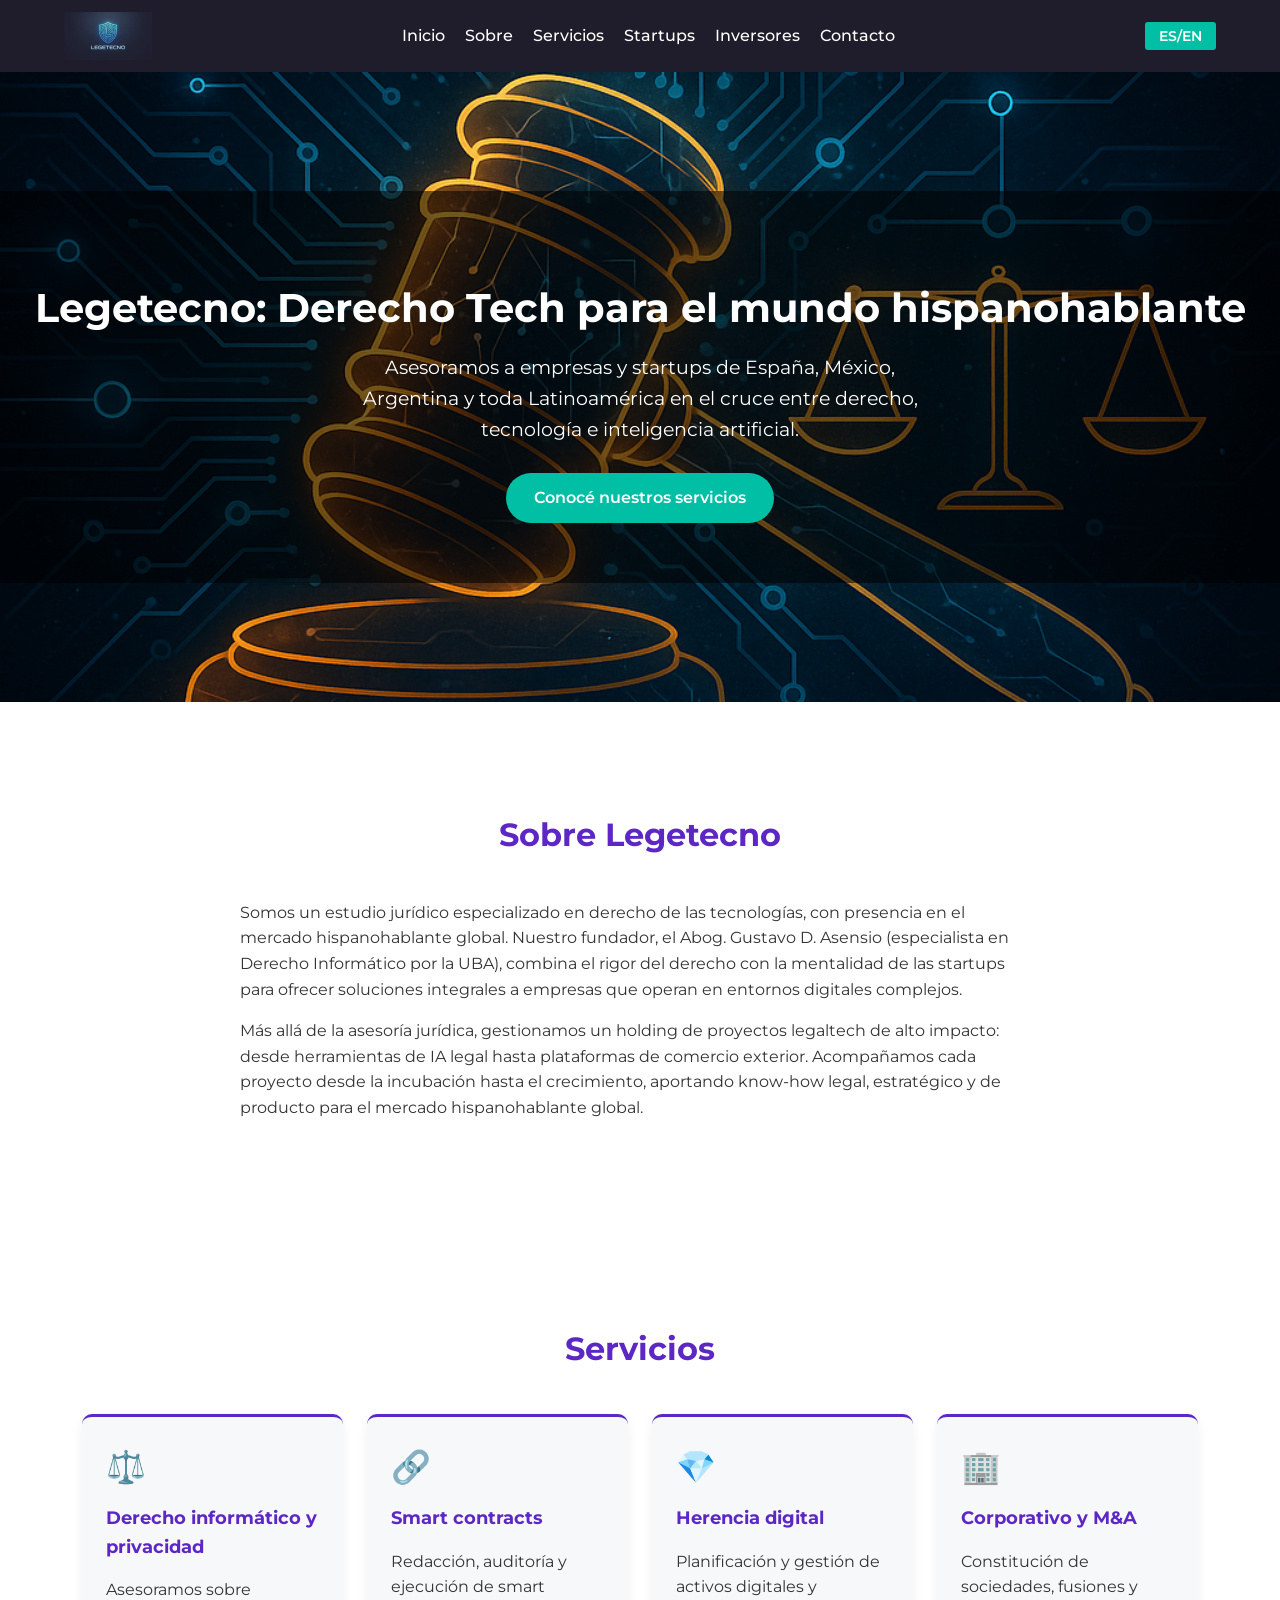
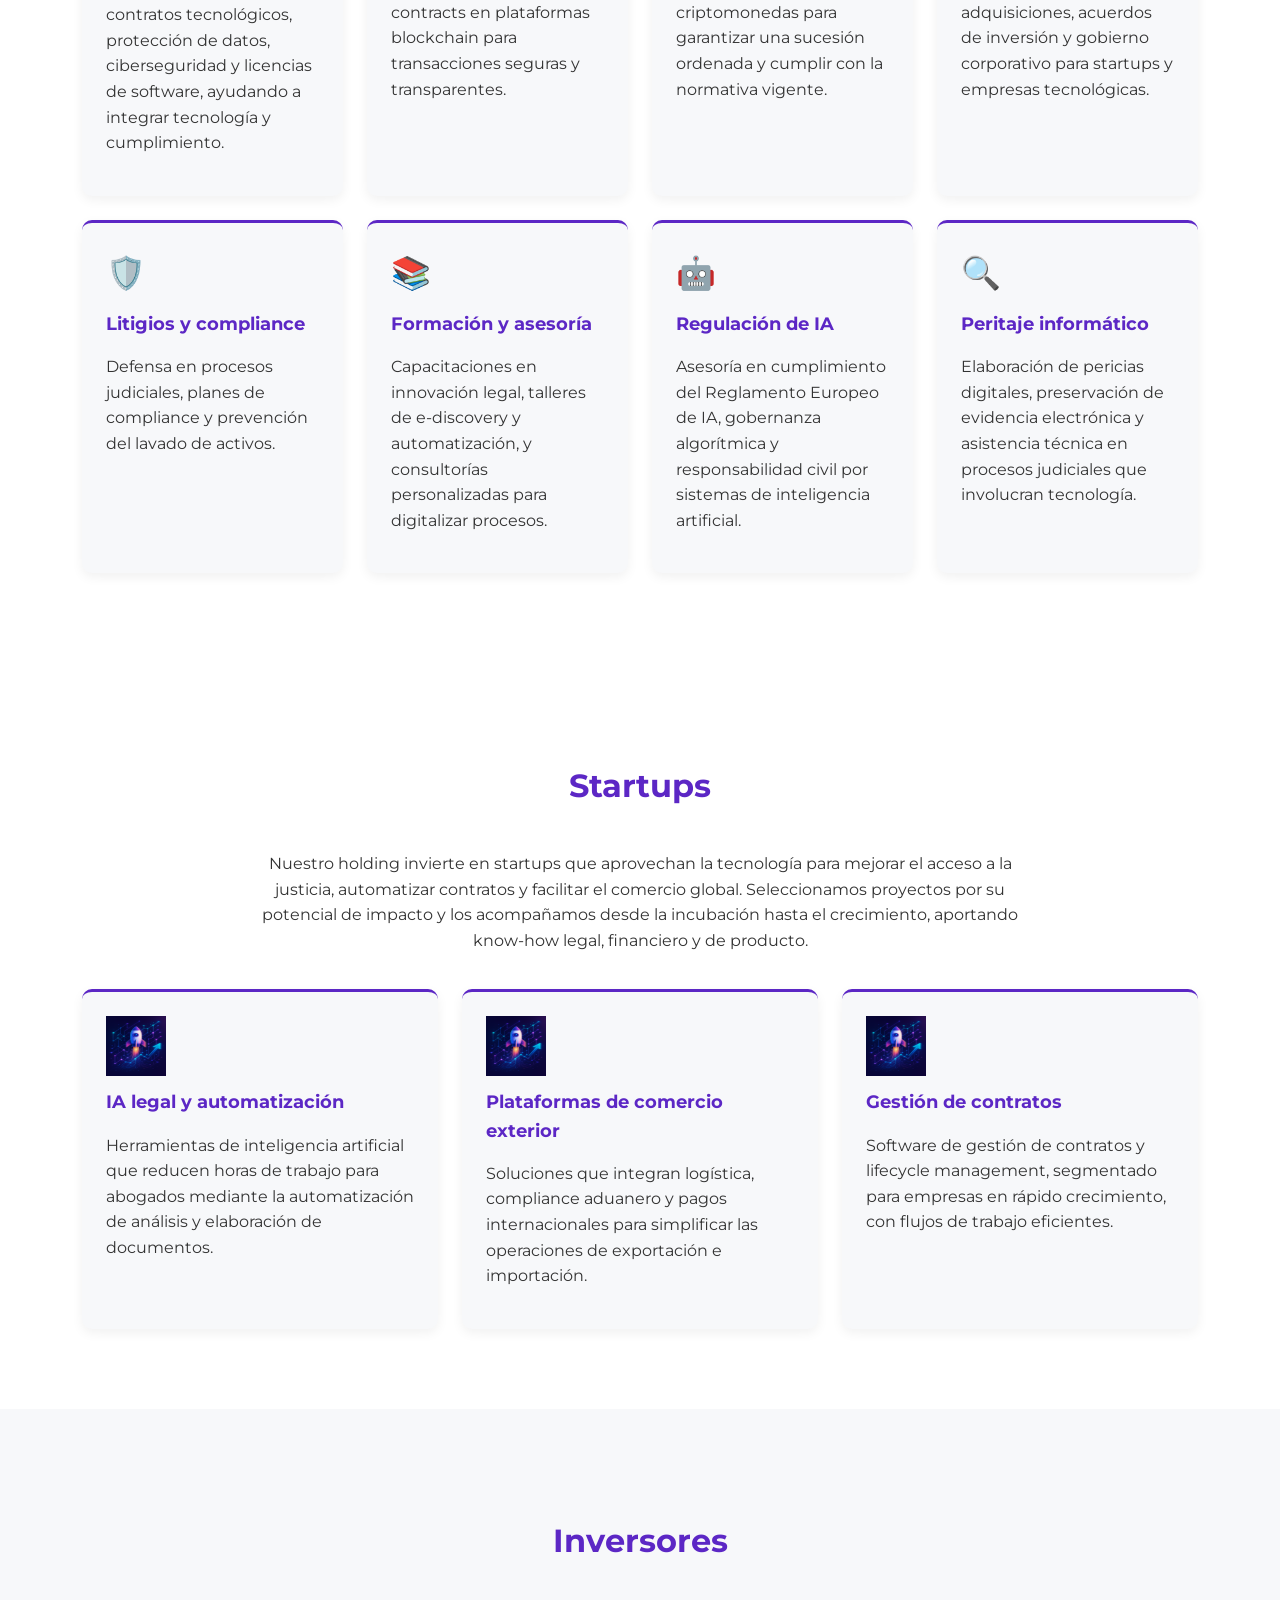
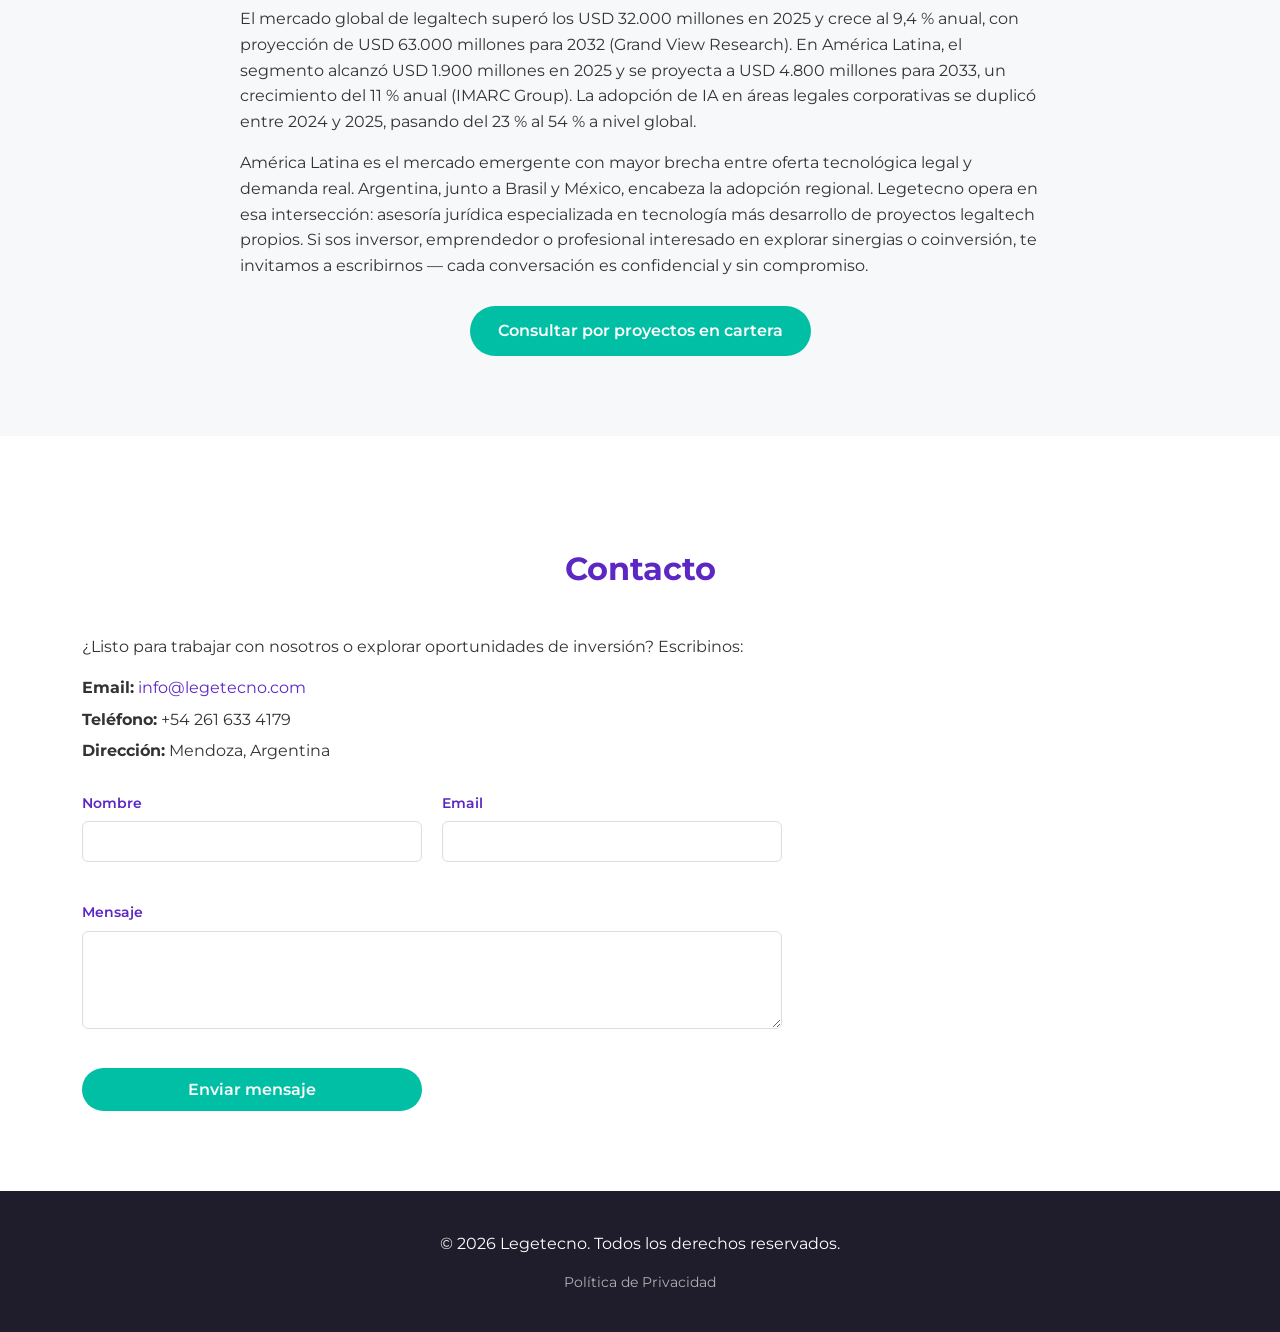
<file: index.html>
<!DOCTYPE html>
<html lang="es">
<head>
    <meta charset="UTF-8">
    <meta name="viewport" content="width=device-width, initial-scale=1.0">
    <meta name="description" content="Legetecno — Estudio jurídico especializado en tecnología, IA y legaltech para el mundo hispanohablante. Smart contracts, regulación de IA, herencia digital y M&A tech.">
    <meta property="og:title" content="Legetecno — Estudio Jurídico Tech & Holding de Startups">
    <meta property="og:description" content="Asesoramos a empresas y startups de España, México, Argentina y toda Latinoamérica en derecho tech, IA y transformación digital.">
    <meta property="og:type" content="website">
    <title>Legetecno — Estudio Jurídico Tech & Holding de Startups</title>
    <link rel="preconnect" href="https://fonts.googleapis.com">
    <link rel="preconnect" href="https://fonts.gstatic.com" crossorigin>
    <link href="https://fonts.googleapis.com/css2?family=Montserrat:wght@400;600;700&display=swap" rel="stylesheet">
    <link rel="stylesheet" href="css/styles.css">
</head>
<body>
    <header>
        <div class="container">
            <div class="logo">
                <a href="#hero" aria-label="Legetecno — inicio">
                    <img src="images/logo.png" alt="Legetecno" height="48">
                </a>
            </div>
            <nav id="mainNav" aria-label="Navegación principal">
                <ul>
                    <li><a href="#hero" data-i18n="nav_home">Inicio</a></li>
                    <li><a href="#about" data-i18n="nav_about">Sobre</a></li>
                    <li><a href="#services" data-i18n="nav_services">Servicios</a></li>
                    <li><a href="#startups" data-i18n="nav_startups">Startups</a></li>
                    <li><a href="#investors" data-i18n="nav_investors">Inversores</a></li>
                    <li><a href="#contact" data-i18n="nav_contact">Contacto</a></li>
                </ul>
            </nav>
            <div class="header-actions">
                <button id="langToggle" class="lang-btn" aria-label="Cambiar idioma / Change language">ES/EN</button>
                <button class="hamburger" id="hamburger" aria-label="Abrir menú" aria-expanded="false">
                    <span></span><span></span><span></span>
                </button>
            </div>
        </div>
    </header>

    <main>
        <section id="hero" class="hero-section">
            <div class="hero-overlay">
                <h1 data-i18n="hero_title">Legetecno: Estudio Jurídico Tech &amp; Holding de Startups</h1>
                <p class="subtitle" data-i18n="hero_subtitle">Unimos derecho, tecnología y negocios con una visión innovadora y audaz.</p>
                <a href="#about" class="btn primary" data-i18n="hero_cta">Descubre más</a>
            </div>
        </section>

        <section id="about" class="about-section section">
            <div class="container">
                <h2 data-i18n="about_title">Sobre Legetecno</h2>
                <p data-i18n="about_text1">Somos un estudio jurídico especializado en derecho informático, aduanero y tributario, con amplia experiencia en regulación tecnológica, comercio internacional y delitos económicos. Nuestro fundador, el Abog. Gustavo D. Asensio (especialista en Derecho Informático por la UBA), combina el rigor del derecho con la creatividad de las startups para ofrecer soluciones integrales.</p>
                <p data-i18n="about_text2">Además de asesorar a empresas en transformación digital y cumplimiento normativo, dirigimos un holding que impulsa proyectos tecnológicos de alto impacto (nuestro "Proyecto Unicornio 🦄"), brindando apoyo legal y estratégico para convertir ideas innovadoras en negocios sostenibles.</p>
            </div>
        </section>

        <section id="services" class="services-section section">
            <div class="container">
                <h2 data-i18n="services_title">Servicios</h2>
                <div class="services-grid">
                    <div class="service-card fade-in">
                        <span class="card-icon" aria-hidden="true">⚖️</span>
                        <h3 data-i18n="service_itlaw_title">Derecho informático y privacidad</h3>
                        <p data-i18n="service_itlaw_desc">Asesoramos sobre contratos tecnológicos, protección de datos, ciberseguridad y licencias de software, ayudando a integrar tecnología y cumplimiento.</p>
                    </div>
                    <div class="service-card fade-in">
                        <span class="card-icon" aria-hidden="true">🔗</span>
                        <h3 data-i18n="service_smartcontracts_title">Smart contracts</h3>
                        <p data-i18n="service_smartcontracts_desc">Redacción, auditoría y ejecución de smart contracts en plataformas blockchain para transacciones seguras y transparentes.</p>
                    </div>
                    <div class="service-card fade-in">
                        <span class="card-icon" aria-hidden="true">💎</span>
                        <h3 data-i18n="service_digitalinheritance_title">Herencia digital</h3>
                        <p data-i18n="service_digitalinheritance_desc">Planificación y gestión de activos digitales y criptomonedas para garantizar una sucesión ordenada y cumplir con la normativa vigente.</p>
                    </div>
                    <div class="service-card fade-in">
                        <span class="card-icon" aria-hidden="true">🏢</span>
                        <h3 data-i18n="service_corporate_title">Corporativo y M&amp;A</h3>
                        <p data-i18n="service_corporate_desc">Constitución de sociedades, fusiones y adquisiciones, acuerdos de inversión y gobierno corporativo para startups y empresas tecnológicas.</p>
                    </div>
                    <div class="service-card fade-in">
                        <span class="card-icon" aria-hidden="true">🛡️</span>
                        <h3 data-i18n="service_litigation_title">Litigios y compliance</h3>
                        <p data-i18n="service_litigation_desc">Defensa en procesos judiciales y penales económicos, planes de compliance y prevención del blanqueo de capitales.</p>
                    </div>
                    <div class="service-card fade-in">
                        <span class="card-icon" aria-hidden="true">📚</span>
                        <h3 data-i18n="service_advisory_title">Formación y asesoría</h3>
                        <p data-i18n="service_advisory_desc">Capacitaciones en innovación legal, talleres de e‑discovery y automatización, y consultorías personalizadas para digitalizar procesos.</p>
                    </div>
                    <div class="service-card fade-in">
                        <span class="card-icon" aria-hidden="true">🤖</span>
                        <h3 data-i18n="service_airegulation_title">Regulación de IA</h3>
                        <p data-i18n="service_airegulation_desc">Asesoría en cumplimiento del Reglamento Europeo de IA, gobernanza algorítmica y responsabilidad civil por sistemas de inteligencia artificial.</p>
                    </div>
                    <div class="service-card fade-in">
                        <span class="card-icon" aria-hidden="true">🔍</span>
                        <h3 data-i18n="service_forensics_title">Peritaje informático</h3>
                        <p data-i18n="service_forensics_desc">Elaboración de pericias digitales, preservación de evidencia electrónica y asistencia técnica en procesos judiciales que involucran tecnología.</p>
                    </div>
                </div>
            </div>
        </section>

        <section id="startups" class="startups-section section">
            <div class="container">
                <h2 data-i18n="startups_title">Startups</h2>
                <p class="section-intro" data-i18n="startups_intro">Nuestro holding invierte en startups que aprovechan la tecnología para mejorar el acceso a la justicia, automatizar contratos y facilitar el comercio global. Seleccionamos proyectos por su potencial de impacto y los acompañamos desde la incubación hasta el crecimiento, aportando know‑how legal, financiero y de producto.</p>
                <div class="startups-grid">
                    <div class="startup-card fade-in">
                        <img src="images/rocket.png" alt="Ícono de cohete" width="60" height="60">
                        <h3 data-i18n="startup_ai_title">IA legal y automatización</h3>
                        <p data-i18n="startup_ai_desc">Herramientas de inteligencia artificial que reducen horas de trabajo para abogados mediante la automatización de análisis y elaboración de documentos.</p>
                    </div>
                    <div class="startup-card fade-in">
                        <img src="images/rocket.png" alt="Ícono de cohete" width="60" height="60">
                        <h3 data-i18n="startup_commerce_title">Plataformas de comercio exterior</h3>
                        <p data-i18n="startup_commerce_desc">Soluciones que integran logística, compliance aduanero y pagos internacionales para simplificar las operaciones de exportación e importación.</p>
                    </div>
                    <div class="startup-card fade-in">
                        <img src="images/rocket.png" alt="Ícono de cohete" width="60" height="60">
                        <h3 data-i18n="startup_contracts_title">Gestión de contratos</h3>
                        <p data-i18n="startup_contracts_desc">Software de gestión de contratos y lifecycle management, segmentado para empresas en rápido crecimiento, con flujos de trabajo eficientes.</p>
                    </div>
                </div>
            </div>
        </section>

        <section id="investors" class="investors-section section">
            <div class="container">
                <h2 data-i18n="investors_title">Inversores</h2>
                <p data-i18n="investors_intro">El mercado legaltech alcanzó USD&nbsp;31,59 mil millones en 2024 y crece a un 9,4&nbsp;% anual, proyectándose a USD&nbsp;63,59 mil millones para 2032. La mayoría de la inversión reciente se concentra en startups que combinan IA con servicios legales, y algunas rondas como la de Clio de USD&nbsp;900&nbsp;M avaluada en USD&nbsp;3&nbsp;mil millones demuestran el atractivo del sector. La e‑discovery, la gestión de contratos y la automatización de procesos legales son segmentos con ingresos sostenibles.</p>
                <p data-i18n="investors_pitch">Legetecno desarrolla y co-gestiona proyectos legaltech en distintas etapas. Si sos inversor, emprendedor o profesional interesado en explorar sinergias, coinversión o sumarte como socio estratégico, te invitamos a escribirnos: cada oportunidad se analiza de forma confidencial y sin compromiso.</p>
                <a href="#contact" class="btn primary investors-cta" data-i18n="investors_cta">Consultar por proyectos en cartera</a>
            </div>
        </section>

        <section id="contact" class="contact-section section">
            <div class="container">
                <h2 data-i18n="contact_title">Contacto</h2>
                <p data-i18n="contact_intro">¿Listo para trabajar con nosotros o explorar oportunidades de inversión? Ponte en contacto:</p>
                <ul class="contact-info">
                    <li><strong data-i18n="contact_email_label">Email:</strong> <a href="mailto:info@legetecno.com">info@legetecno.com</a></li>
                    <li><strong data-i18n="contact_phone_label">Teléfono:</strong> +54 261 633 4179</li>
                    <li><strong data-i18n="contact_address_label">Dirección:</strong> Mendoza, Argentina</li>
                </ul>
                <form id="contactForm" novalidate>
                    <div class="form-group">
                        <label for="name" data-i18n="contact_form_name_label">Nombre</label>
                        <input type="text" id="name" name="name" required autocomplete="name">
                        <span class="field-error" aria-live="polite"></span>
                    </div>
                    <div class="form-group">
                        <label for="email" data-i18n="contact_form_email_label">Email</label>
                        <input type="email" id="email" name="email" required autocomplete="email">
                        <span class="field-error" aria-live="polite"></span>
                    </div>
                    <div class="form-group form-group--full">
                        <label for="message" data-i18n="contact_form_message_label">Mensaje</label>
                        <textarea id="message" name="message" rows="4" required></textarea>
                        <span class="field-error" aria-live="polite"></span>
                    </div>
                    <button type="submit" class="btn primary" data-i18n="contact_form_submit">Enviar mensaje</button>
                </form>
                <div id="formSuccess" class="form-success" aria-live="polite" hidden>
                    <p data-i18n="contact_form_success">¡Gracias por tu mensaje! Nos pondremos en contacto pronto.</p>
                </div>
                <div id="formError" class="form-error" aria-live="polite" hidden>
                    <p data-i18n="contact_form_error_send">Hubo un problema al enviar. Escribinos directamente a gustavoasensio@gmail.com</p>
                </div>
            </div>
        </section>
    </main>

    <footer class="footer">
        <div class="container">
            <p data-i18n="footer_text">© 2026 Legetecno. Todos los derechos reservados.</p>
            <p class="footer-links">
                <a href="privacidad.html" data-i18n="footer_privacy">Política de Privacidad</a>
            </p>
        </div>
    </footer>

    <script src="js/main.js"></script>
</body>
</html>
</file>
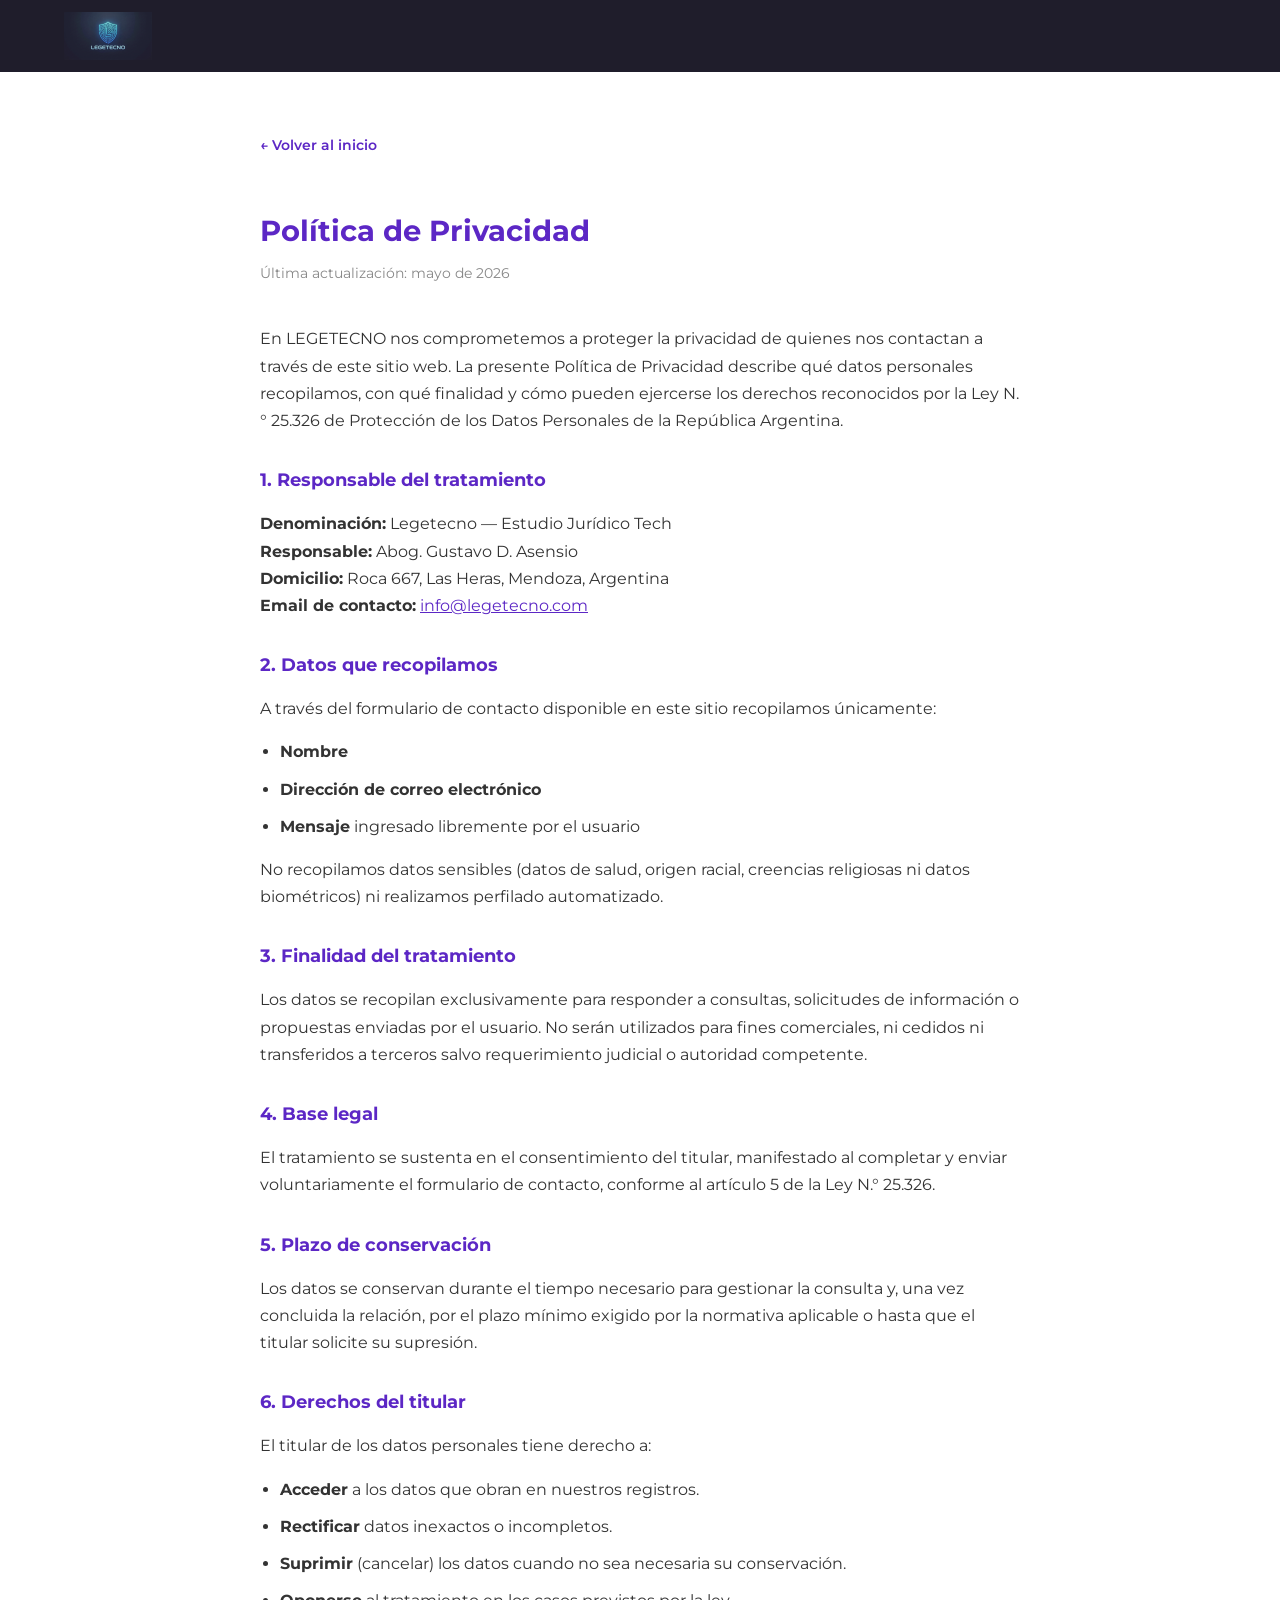
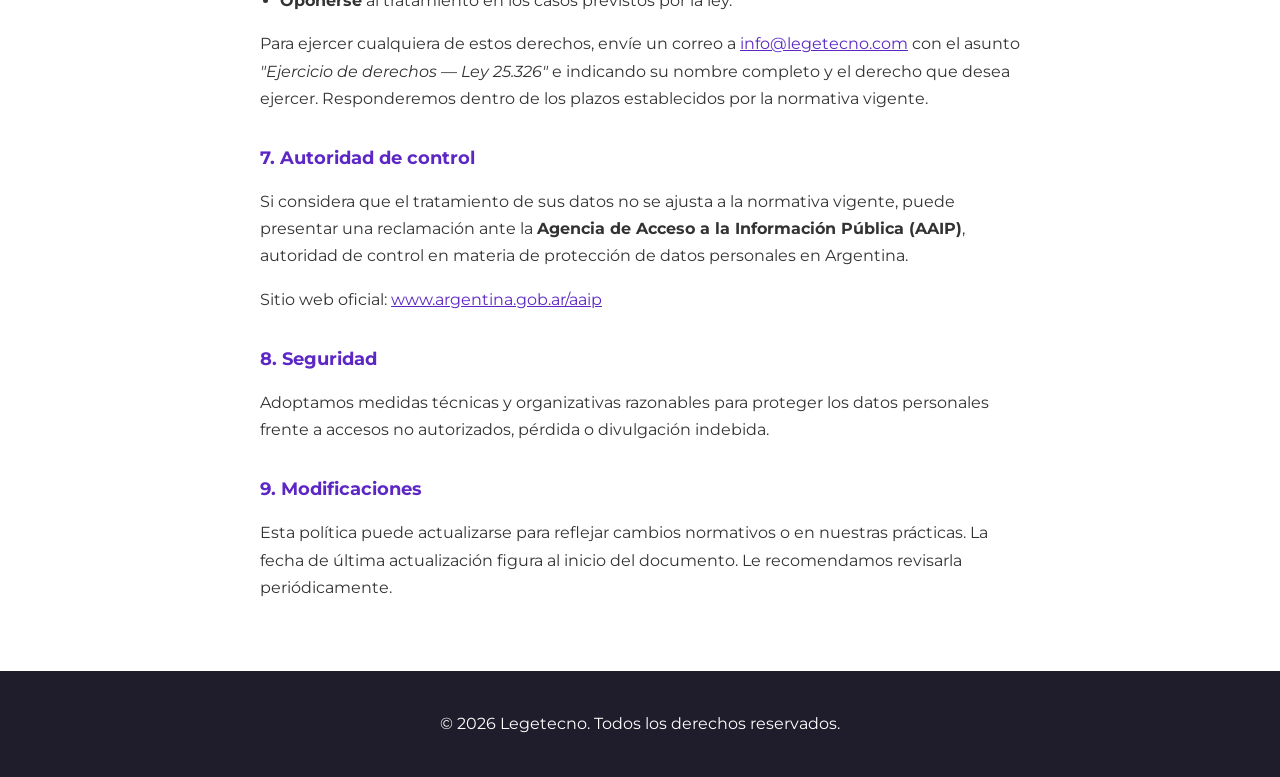
<file: privacidad.html>
<!DOCTYPE html>
<html lang="es">
<head>
    <meta charset="UTF-8">
    <meta name="viewport" content="width=device-width, initial-scale=1.0">
    <meta name="robots" content="noindex">
    <title>Política de Privacidad — Legetecno</title>
    <link rel="preconnect" href="https://fonts.googleapis.com">
    <link rel="preconnect" href="https://fonts.gstatic.com" crossorigin>
    <link href="https://fonts.googleapis.com/css2?family=Montserrat:wght@400;600;700&display=swap" rel="stylesheet">
    <link rel="stylesheet" href="css/styles.css">
    <style>
        .policy-body {
            max-width: 800px;
            margin: 0 auto;
            padding: 60px 20px;
        }
        .policy-body h1 {
            color: var(--primary-color);
            font-size: 1.8em;
            margin-bottom: 8px;
        }
        .policy-body .policy-date {
            color: #888;
            font-size: 0.9em;
            margin-bottom: 40px;
            display: block;
        }
        .policy-body h2 {
            color: var(--primary-color);
            font-size: 1.1em;
            margin-top: 32px;
            margin-bottom: 8px;
        }
        .policy-body p,
        .policy-body li {
            line-height: 1.7;
            margin-bottom: 10px;
        }
        .policy-body ul {
            padding-left: 20px;
        }
        .policy-body a {
            color: var(--primary-color);
        }
        .back-link {
            display: inline-block;
            margin-bottom: 32px;
            color: var(--accent-color);
            text-decoration: none;
            font-weight: 600;
            font-size: 0.9em;
        }
        .back-link:hover {
            text-decoration: underline;
        }
    </style>
</head>
<body>
    <header>
        <div class="container">
            <div class="logo">
                <a href="index.html" aria-label="Legetecno — inicio">
                    <img src="images/logo.png" alt="Legetecno" height="48">
                </a>
            </div>
        </div>
    </header>

    <main>
        <div class="policy-body">
            <a href="index.html" class="back-link">← Volver al inicio</a>

            <h1>Política de Privacidad</h1>
            <span class="policy-date">Última actualización: mayo de 2026</span>

            <p>En LEGETECNO nos comprometemos a proteger la privacidad de quienes nos contactan a través de este sitio web. La presente Política de Privacidad describe qué datos personales recopilamos, con qué finalidad y cómo pueden ejercerse los derechos reconocidos por la Ley N.° 25.326 de Protección de los Datos Personales de la República Argentina.</p>

            <h2>1. Responsable del tratamiento</h2>
            <p>
                <strong>Denominación:</strong> Legetecno — Estudio Jurídico Tech<br>
                <strong>Responsable:</strong> Abog. Gustavo D. Asensio<br>
                <strong>Domicilio:</strong> Roca 667, Las Heras, Mendoza, Argentina<br>
                <strong>Email de contacto:</strong> <a href="mailto:info@legetecno.com">info@legetecno.com</a>
            </p>

            <h2>2. Datos que recopilamos</h2>
            <p>A través del formulario de contacto disponible en este sitio recopilamos únicamente:</p>
            <ul>
                <li><strong>Nombre</strong></li>
                <li><strong>Dirección de correo electrónico</strong></li>
                <li><strong>Mensaje</strong> ingresado libremente por el usuario</li>
            </ul>
            <p>No recopilamos datos sensibles (datos de salud, origen racial, creencias religiosas ni datos biométricos) ni realizamos perfilado automatizado.</p>

            <h2>3. Finalidad del tratamiento</h2>
            <p>Los datos se recopilan exclusivamente para responder a consultas, solicitudes de información o propuestas enviadas por el usuario. No serán utilizados para fines comerciales, ni cedidos ni transferidos a terceros salvo requerimiento judicial o autoridad competente.</p>

            <h2>4. Base legal</h2>
            <p>El tratamiento se sustenta en el consentimiento del titular, manifestado al completar y enviar voluntariamente el formulario de contacto, conforme al artículo 5 de la Ley N.° 25.326.</p>

            <h2>5. Plazo de conservación</h2>
            <p>Los datos se conservan durante el tiempo necesario para gestionar la consulta y, una vez concluida la relación, por el plazo mínimo exigido por la normativa aplicable o hasta que el titular solicite su supresión.</p>

            <h2>6. Derechos del titular</h2>
            <p>El titular de los datos personales tiene derecho a:</p>
            <ul>
                <li><strong>Acceder</strong> a los datos que obran en nuestros registros.</li>
                <li><strong>Rectificar</strong> datos inexactos o incompletos.</li>
                <li><strong>Suprimir</strong> (cancelar) los datos cuando no sea necesaria su conservación.</li>
                <li><strong>Oponerse</strong> al tratamiento en los casos previstos por la ley.</li>
            </ul>
            <p>Para ejercer cualquiera de estos derechos, envíe un correo a <a href="mailto:info@legetecno.com">info@legetecno.com</a> con el asunto <em>"Ejercicio de derechos — Ley 25.326"</em> e indicando su nombre completo y el derecho que desea ejercer. Responderemos dentro de los plazos establecidos por la normativa vigente.</p>

            <h2>7. Autoridad de control</h2>
            <p>Si considera que el tratamiento de sus datos no se ajusta a la normativa vigente, puede presentar una reclamación ante la <strong>Agencia de Acceso a la Información Pública (AAIP)</strong>, autoridad de control en materia de protección de datos personales en Argentina.</p>
            <p>Sitio web oficial: <a href="https://www.argentina.gob.ar/aaip" target="_blank" rel="noopener noreferrer">www.argentina.gob.ar/aaip</a></p>

            <h2>8. Seguridad</h2>
            <p>Adoptamos medidas técnicas y organizativas razonables para proteger los datos personales frente a accesos no autorizados, pérdida o divulgación indebida.</p>

            <h2>9. Modificaciones</h2>
            <p>Esta política puede actualizarse para reflejar cambios normativos o en nuestras prácticas. La fecha de última actualización figura al inicio del documento. Le recomendamos revisarla periódicamente.</p>
        </div>
    </main>

    <footer class="footer">
        <div class="container">
            <p>© 2026 Legetecno. Todos los derechos reservados.</p>
        </div>
    </footer>
</body>
</html>
</file>
<file: css/styles.css>
/* Root variables */
:root {
    --primary-color: #5c27c5;
    --secondary-color: #1f1d2b;
    --accent-color: #00bfa5;
    --accent-hover: #009e8d;
    --light-bg: #f7f8fa;
    --text-color: #333333;
    --white: #ffffff;
    --error-color: #e53935;
    --success-color: #2e7d32;
}

/* Base */
*, *::before, *::after {
    box-sizing: border-box;
}

body {
    font-family: 'Montserrat', sans-serif;
    margin: 0;
    color: var(--text-color);
    background-color: var(--white);
    line-height: 1.6;
}

.container {
    width: 90%;
    max-width: 1200px;
    margin: 0 auto;
}

/* Header */
header {
    background-color: var(--secondary-color);
    color: var(--white);
    padding: 12px 0;
    position: sticky;
    top: 0;
    z-index: 1000;
}

header .container {
    display: flex;
    flex-wrap: wrap;
    align-items: center;
    justify-content: space-between;
    gap: 8px;
}

.logo {
    display: flex;
    align-items: center;
    flex-shrink: 0;
}

.logo a {
    display: flex;
    align-items: center;
}

.logo img {
    height: 48px;
    width: auto;
    mix-blend-mode: screen;
    display: block;
}

nav {
    flex: 1;
    min-width: 0;
}

nav ul {
    list-style: none;
    display: flex;
    gap: 20px;
    margin: 0;
    padding: 0;
    justify-content: center;
}

nav ul li a {
    color: var(--white);
    text-decoration: none;
    font-weight: 500;
    transition: color 0.3s ease;
    white-space: nowrap;
}

nav ul li a:hover,
nav ul li a:focus {
    color: var(--accent-color);
    outline: none;
}

.header-actions {
    display: flex;
    align-items: center;
    gap: 10px;
}

.lang-btn {
    background-color: var(--accent-color);
    color: var(--white);
    border: none;
    padding: 6px 14px;
    border-radius: 3px;
    cursor: pointer;
    font-weight: 600;
    font-family: 'Montserrat', sans-serif;
    font-size: 0.85em;
    transition: background-color 0.3s ease;
    white-space: nowrap;
}

.lang-btn:hover {
    background-color: var(--accent-hover);
}

/* Hamburger */
.hamburger {
    display: none;
    flex-direction: column;
    justify-content: center;
    gap: 5px;
    background: none;
    border: none;
    cursor: pointer;
    padding: 4px;
    width: 36px;
    height: 36px;
}

.hamburger span {
    display: block;
    height: 2px;
    background-color: var(--white);
    border-radius: 2px;
    transition: transform 0.3s ease, opacity 0.3s ease;
}

.hamburger.active span:nth-child(1) {
    transform: translateY(7px) rotate(45deg);
}

.hamburger.active span:nth-child(2) {
    opacity: 0;
}

.hamburger.active span:nth-child(3) {
    transform: translateY(-7px) rotate(-45deg);
}

/* Hero */
.hero-section {
    min-height: 70vh;
    background-image: url('../images/gavel.png');
    background-size: cover;
    background-position: center;
    display: flex;
    align-items: center;
    justify-content: center;
}

.hero-overlay {
    background-color: rgba(0, 0, 0, 0.55);
    color: var(--white);
    padding: 60px 20px;
    text-align: center;
    width: 100%;
}

.hero-section h1 {
    font-size: 2.5em;
    margin-bottom: 0.5em;
    line-height: 1.2;
}

.hero-section .subtitle {
    font-size: 1.2em;
    margin-bottom: 1.5em;
    max-width: 600px;
    margin-left: auto;
    margin-right: auto;
}

/* Buttons */
.btn {
    display: inline-block;
    padding: 12px 28px;
    border-radius: 30px;
    text-decoration: none;
    font-weight: 600;
    cursor: pointer;
    border: none;
    font-family: 'Montserrat', sans-serif;
    font-size: 1em;
    transition: background-color 0.3s ease, transform 0.2s ease;
}

.btn.primary {
    background-color: var(--accent-color);
    color: var(--white);
}

.btn.primary:hover {
    background-color: var(--accent-hover);
    transform: translateY(-2px);
}

/* Sections */
.section {
    padding: 80px 20px;
}

.section h2 {
    font-size: 2em;
    text-align: center;
    margin-bottom: 40px;
    color: var(--primary-color);
}

.section-intro {
    max-width: 800px;
    margin: 0 auto 36px;
    text-align: center;
}

.about-section p {
    max-width: 800px;
    margin: 0 auto 1em;
}

/* Services / Startups grids */
.services-grid {
    display: grid;
    grid-template-columns: repeat(auto-fit, minmax(240px, 1fr));
    gap: 24px;
}

.startups-grid {
    display: grid;
    grid-template-columns: repeat(auto-fit, minmax(280px, 1fr));
    gap: 24px;
}

.service-card,
.startup-card {
    background-color: var(--light-bg);
    border-radius: 10px;
    padding: 24px;
    box-shadow: 0 4px 12px rgba(0, 0, 0, 0.06);
    border-top: 3px solid var(--primary-color);
    transition: transform 0.25s ease, box-shadow 0.25s ease;
}

.service-card:hover,
.startup-card:hover {
    transform: translateY(-5px);
    box-shadow: 0 10px 24px rgba(92, 39, 197, 0.13);
}

.card-icon {
    font-size: 2em;
    display: block;
    margin-bottom: 12px;
}

.service-card h3,
.startup-card h3 {
    margin-top: 0;
    margin-bottom: 8px;
    color: var(--primary-color);
    font-size: 1.1em;
}

.startup-card img {
    width: 60px;
    height: 60px;
    margin-bottom: 12px;
    display: block;
}

/* Investors */
.investors-section {
    background-color: var(--light-bg);
}

.investors-section p {
    max-width: 800px;
    margin: 0 auto 1em;
}

.investors-cta {
    display: block;
    width: fit-content;
    margin: 28px auto 0;
}

/* Contact */
.contact-info {
    list-style: none;
    padding: 0;
    margin-bottom: 28px;
}

.contact-info li {
    margin-bottom: 6px;
}

.contact-info a {
    color: var(--primary-color);
    text-decoration: none;
}

.contact-info a:hover {
    text-decoration: underline;
}

.contact-section form {
    display: grid;
    grid-template-columns: 1fr 1fr;
    gap: 20px;
    max-width: 700px;
}

.form-group {
    display: flex;
    flex-direction: column;
}

.form-group--full {
    grid-column: span 2;
}

.contact-section form label {
    margin-bottom: 6px;
    color: var(--primary-color);
    font-weight: 600;
    font-size: 0.9em;
}

.contact-section form input,
.contact-section form textarea {
    padding: 10px 12px;
    border: 1px solid #ddd;
    border-radius: 6px;
    font-size: 1em;
    font-family: 'Montserrat', sans-serif;
    transition: border-color 0.2s ease;
}

.contact-section form input:focus,
.contact-section form textarea:focus {
    outline: none;
    border-color: var(--primary-color);
}

.contact-section form input.error,
.contact-section form textarea.error {
    border-color: var(--error-color);
}

.contact-section form textarea {
    resize: vertical;
}

.field-error {
    font-size: 0.8em;
    color: var(--error-color);
    margin-top: 4px;
    min-height: 1.2em;
}

.form-success {
    margin-top: 24px;
    padding: 16px 20px;
    background-color: #e8f5e9;
    border-left: 4px solid var(--success-color);
    border-radius: 6px;
    color: var(--success-color);
    font-weight: 600;
}

.form-success p,
.form-error p {
    margin: 0;
}

.form-error {
    margin-top: 24px;
    padding: 16px 20px;
    background-color: #ffebee;
    border-left: 4px solid var(--error-color);
    border-radius: 6px;
    color: var(--error-color);
    font-weight: 600;
}

/* Scroll-in animation */
.fade-in {
    opacity: 0;
    transform: translateY(22px);
    transition: opacity 0.5s ease, transform 0.5s ease;
}

.fade-in.visible {
    opacity: 1;
    transform: translateY(0);
}

/* Footer */
.footer {
    background-color: var(--secondary-color);
    color: var(--white);
    text-align: center;
    padding: 24px 0;
}

.footer-links {
    margin-top: 8px;
    font-size: 0.85em;
}

.footer-links a {
    color: rgba(255, 255, 255, 0.65);
    text-decoration: none;
    transition: color 0.2s ease;
}

.footer-links a:hover {
    color: var(--white);
}

/* ── Responsive: Tablet (768px) ── */
@media (max-width: 768px) {
    .hero-section h1 {
        font-size: 1.8em;
    }

    .section h2 {
        font-size: 1.6em;
    }

    nav {
        display: none;
        width: 100%;
        order: 3;
        padding: 12px 0 20px;
        border-top: 1px solid rgba(255, 255, 255, 0.1);
        margin-top: 8px;
    }

    nav.nav-open {
        display: block;
    }

    nav ul {
        flex-direction: column;
        align-items: center;
        gap: 18px;
    }

    .hamburger {
        display: flex;
    }

    .contact-section form {
        grid-template-columns: 1fr;
    }

    .form-group--full {
        grid-column: span 1;
    }
}

/* ── Responsive: Mobile (480px) ── */
@media (max-width: 480px) {
    .hero-section {
        min-height: 60vh;
    }

    .hero-section h1 {
        font-size: 1.4em;
    }

    .hero-section .subtitle {
        font-size: 1em;
    }

    .section {
        padding: 50px 16px;
    }

    .services-grid,
    .startups-grid {
        grid-template-columns: 1fr;
    }

    .logo img {
        height: 38px;
    }
}
</file>
